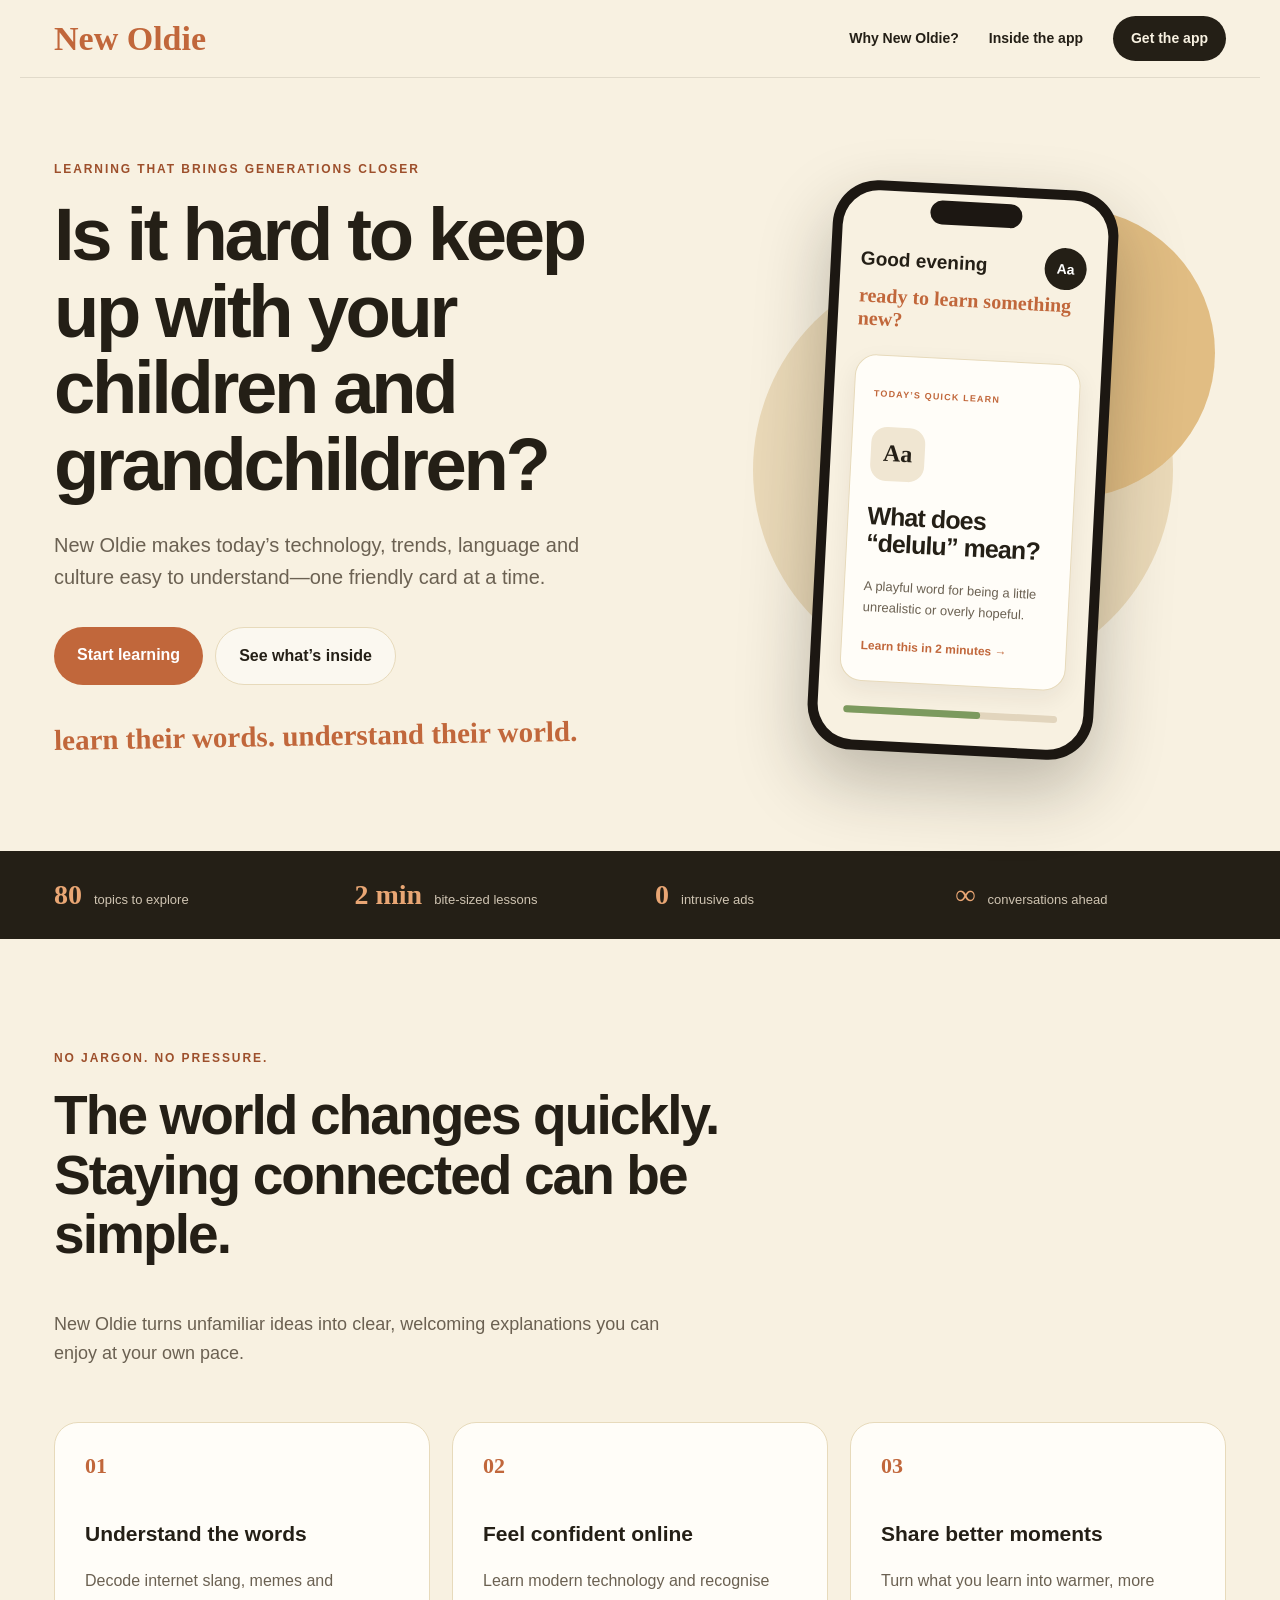
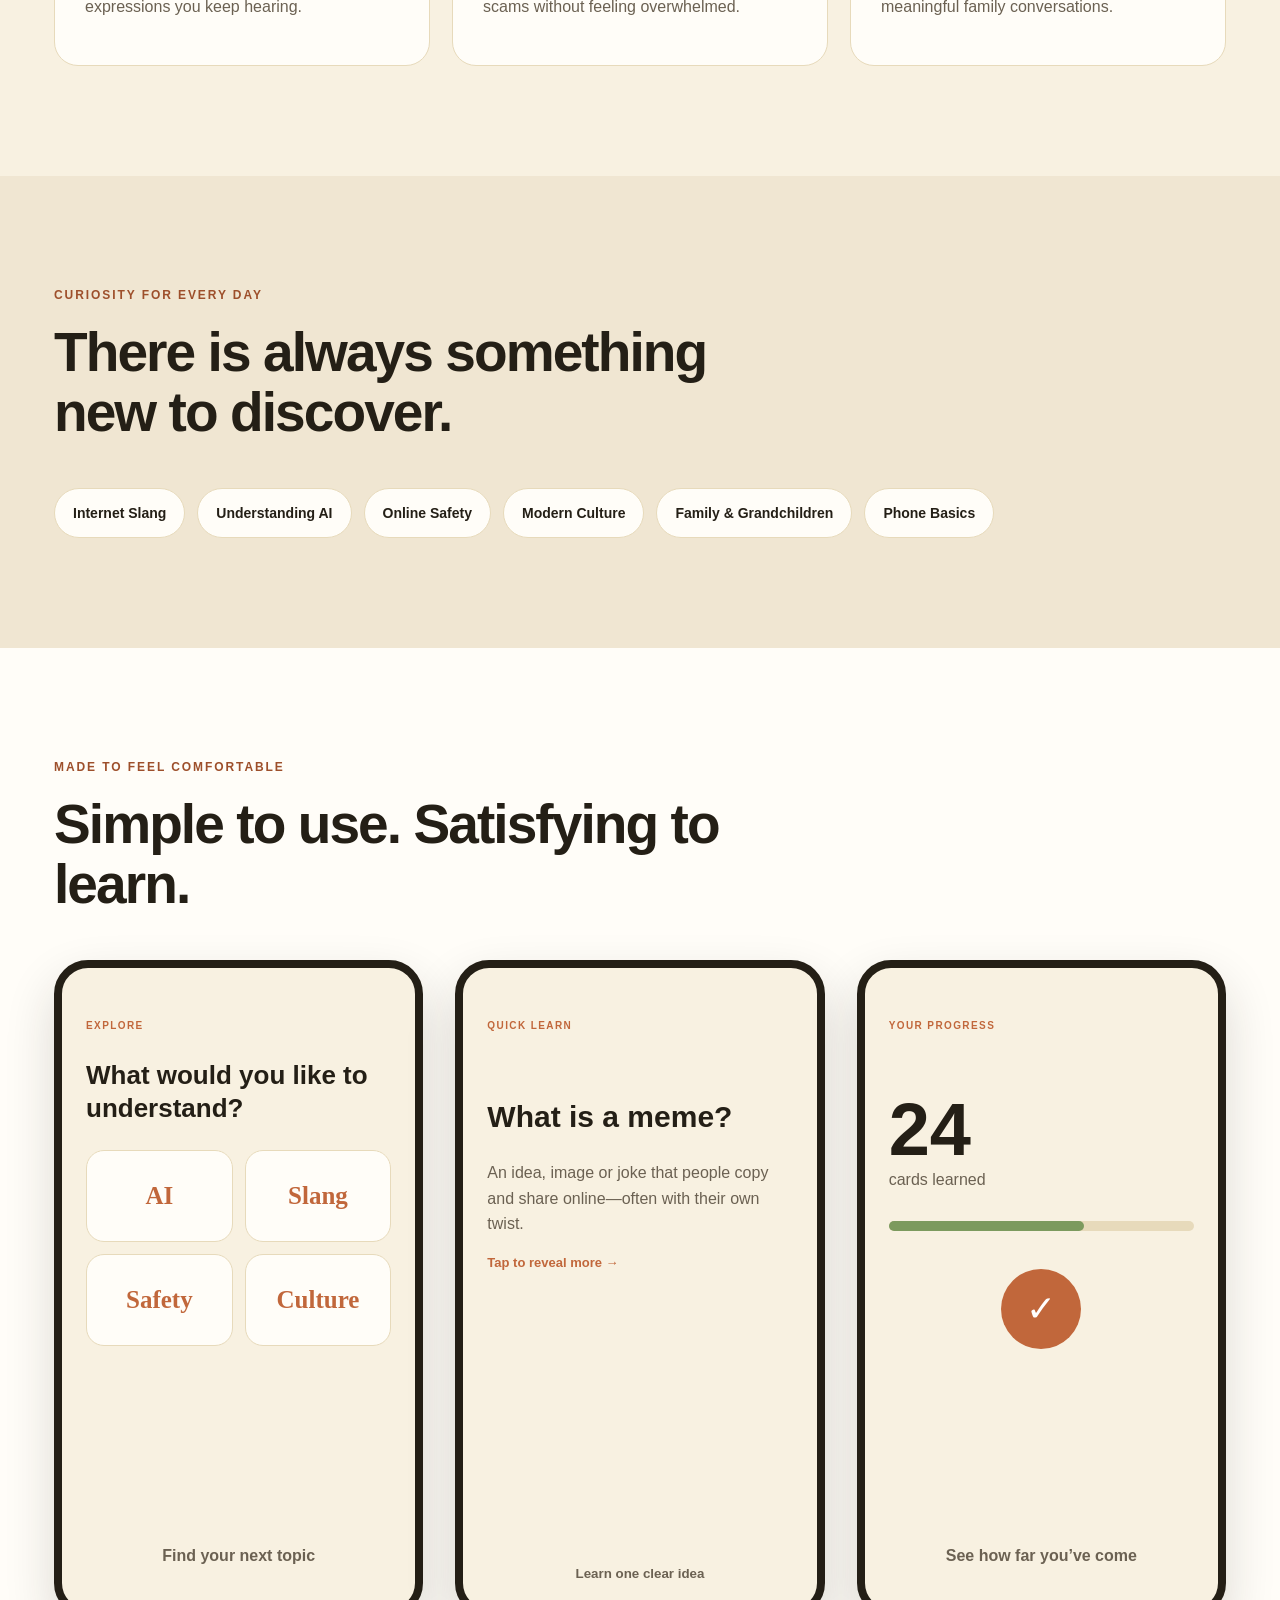
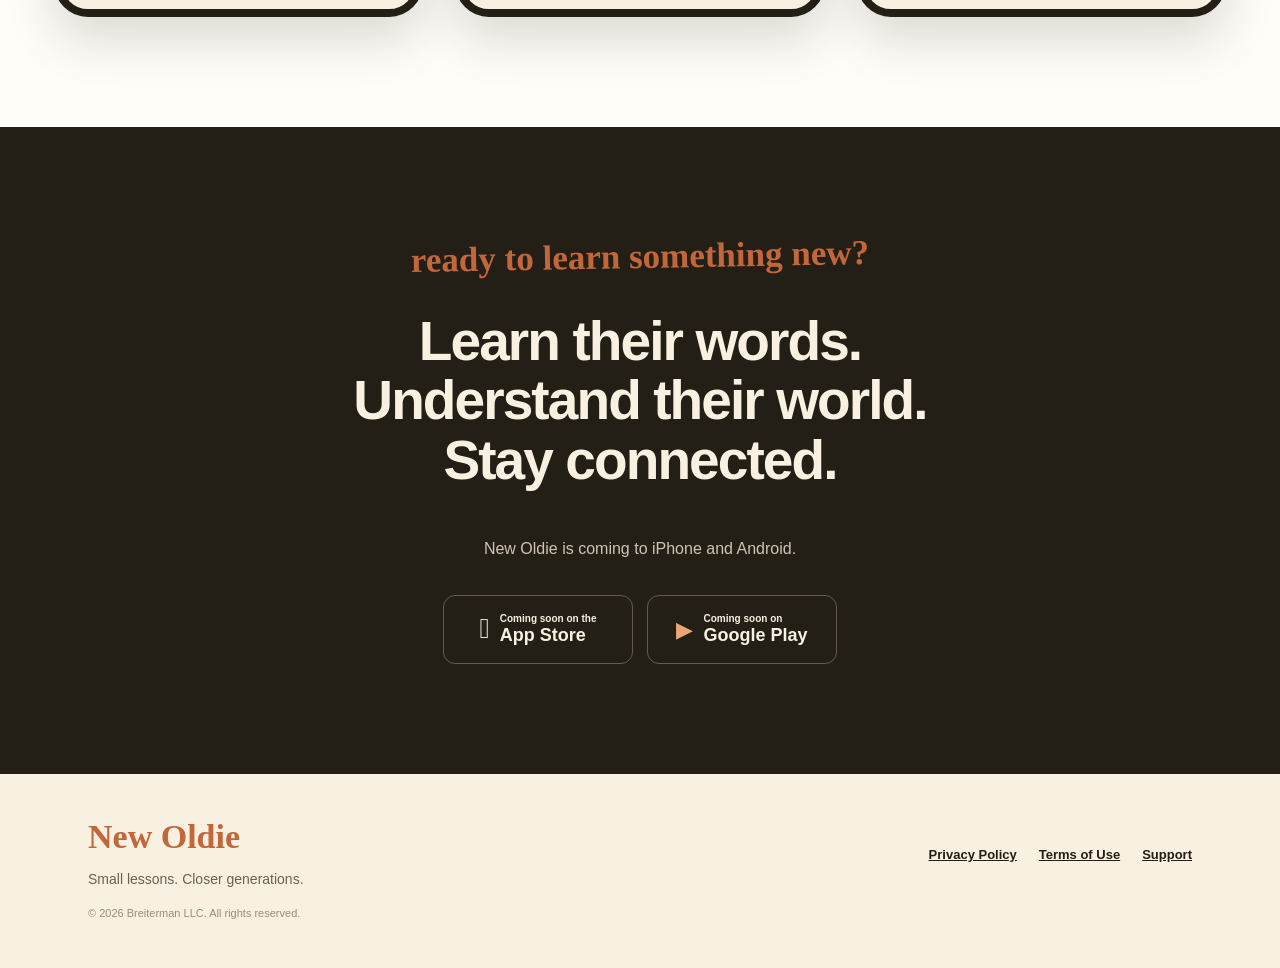
<file: index.html>
<!doctype html>
<html lang="en">
<head>
  <meta charset="utf-8">
  <meta name="viewport" content="width=device-width,initial-scale=1">
  <meta name="theme-color" content="#F8F1E1">
  <meta name="description" content="New Oldie explains today's technology, trends, language and culture in friendly, bite-sized lessons.">
  <title>New Oldie — Understand their world. Stay connected.</title>
  <link rel="stylesheet" href="./styles.css">
</head>
<body>
  <header class="site-header"><a class="brand" href="#top" aria-label="New Oldie home">New Oldie</a><nav aria-label="Main navigation"><a href="#why">Why New Oldie?</a><a href="#inside">Inside the app</a><a class="nav-cta" href="#download">Get the app</a></nav></header>
  <main id="top">
    <section class="hero">
      <div class="hero-copy"><p class="eyebrow">Learning that brings generations closer</p><h1>Is it hard to keep up with your children and grandchildren?</h1><p class="hero-text">New Oldie makes today’s technology, trends, language and culture easy to understand—one friendly card at a time.</p><div class="hero-actions"><a class="button button-primary" href="#download">Start learning</a><a class="button button-secondary" href="#inside">See what’s inside</a></div><p class="handwritten">learn their words. understand their world.</p></div>
      <div class="hero-visual" aria-label="New Oldie app preview"><div class="sun sun-one"></div><div class="sun sun-two"></div><div class="phone"><div class="phone-screen"><div class="mini-header"><span>Good evening</span><b>Aa</b></div><p class="mini-script">ready to learn something new?</p><div class="daily-card"><span class="daily-label">TODAY’S QUICK LEARN</span><div class="daily-icon">Aa</div><h2>What does “delulu” mean?</h2><p>A playful word for being a little unrealistic or overly hopeful.</p><span class="learn-link">Learn this in 2 minutes →</span></div><div class="mini-progress"><span></span></div></div></div></div>
    </section>
    <section class="trust-strip" aria-label="Highlights"><div><strong>80</strong><span>topics to explore</span></div><div><strong>2 min</strong><span>bite-sized lessons</span></div><div><strong>0</strong><span>intrusive ads</span></div><div><strong>∞</strong><span>conversations ahead</span></div></section>
    <section class="why section" id="why"><div class="section-heading"><p class="eyebrow">No jargon. No pressure.</p><h2>The world changes quickly.<br>Staying connected can be simple.</h2><p>New Oldie turns unfamiliar ideas into clear, welcoming explanations you can enjoy at your own pace.</p></div><div class="feature-grid"><article><span class="feature-number">01</span><h3>Understand the words</h3><p>Decode internet slang, memes and expressions you keep hearing.</p></article><article><span class="feature-number">02</span><h3>Feel confident online</h3><p>Learn modern technology and recognise scams without feeling overwhelmed.</p></article><article><span class="feature-number">03</span><h3>Share better moments</h3><p>Turn what you learn into warmer, more meaningful family conversations.</p></article></div></section>
    <section class="topics section"><div class="section-heading compact"><p class="eyebrow">Curiosity for every day</p><h2>There is always something new to discover.</h2></div><div class="topic-row" aria-label="Example topics"><span>Internet Slang</span><span>Understanding AI</span><span>Online Safety</span><span>Modern Culture</span><span>Family &amp; Grandchildren</span><span>Phone Basics</span></div></section>
    <section class="inside section" id="inside"><div class="section-heading compact"><p class="eyebrow">Made to feel comfortable</p><h2>Simple to use. Satisfying to learn.</h2></div><div class="screenshots">
      <article class="app-panel"><span class="panel-kicker">EXPLORE</span><h3>What would you like to understand?</h3><div class="topic-demo"><span>AI</span><span>Slang</span><span>Safety</span><span>Culture</span></div><p>Find your next topic</p></article>
      <article class="app-panel card-demo"><span class="panel-kicker">QUICK LEARN</span><b>What is a meme?</b><p>An idea, image or joke that people copy and share online—often with their own twist.</p><i>Tap to reveal more →</i><small>Learn one clear idea</small></article>
      <article class="app-panel progress-demo"><span class="panel-kicker">YOUR PROGRESS</span><strong>24</strong><em>cards learned</em><div class="progress-line"><span></span></div><div class="badge-demo">✓</div><p>See how far you’ve come</p></article>
    </div></section>
    <section class="download section" id="download"><p class="handwritten">ready to learn something new?</p><h2>Learn their words.<br>Understand their world.<br>Stay connected.</h2><p>New Oldie is coming to iPhone and Android.</p><div class="store-row"><span class="store-badge"> <b>Coming soon on the<br><strong>App Store</strong></b></span><span class="store-badge play"><i>▶</i><b>Coming soon on<br><strong>Google Play</strong></b></span></div></section>
  </main>
  <footer><a class="brand" href="#top">New Oldie</a><p>Small lessons. Closer generations.</p><div><a href="./privacy.html">Privacy Policy</a><a href="./terms.html">Terms of Use</a><a href="./support.html">Support</a></div><small>© 2026 Breiterman LLC. All rights reserved.</small></footer>
</body>
</html>
</file>
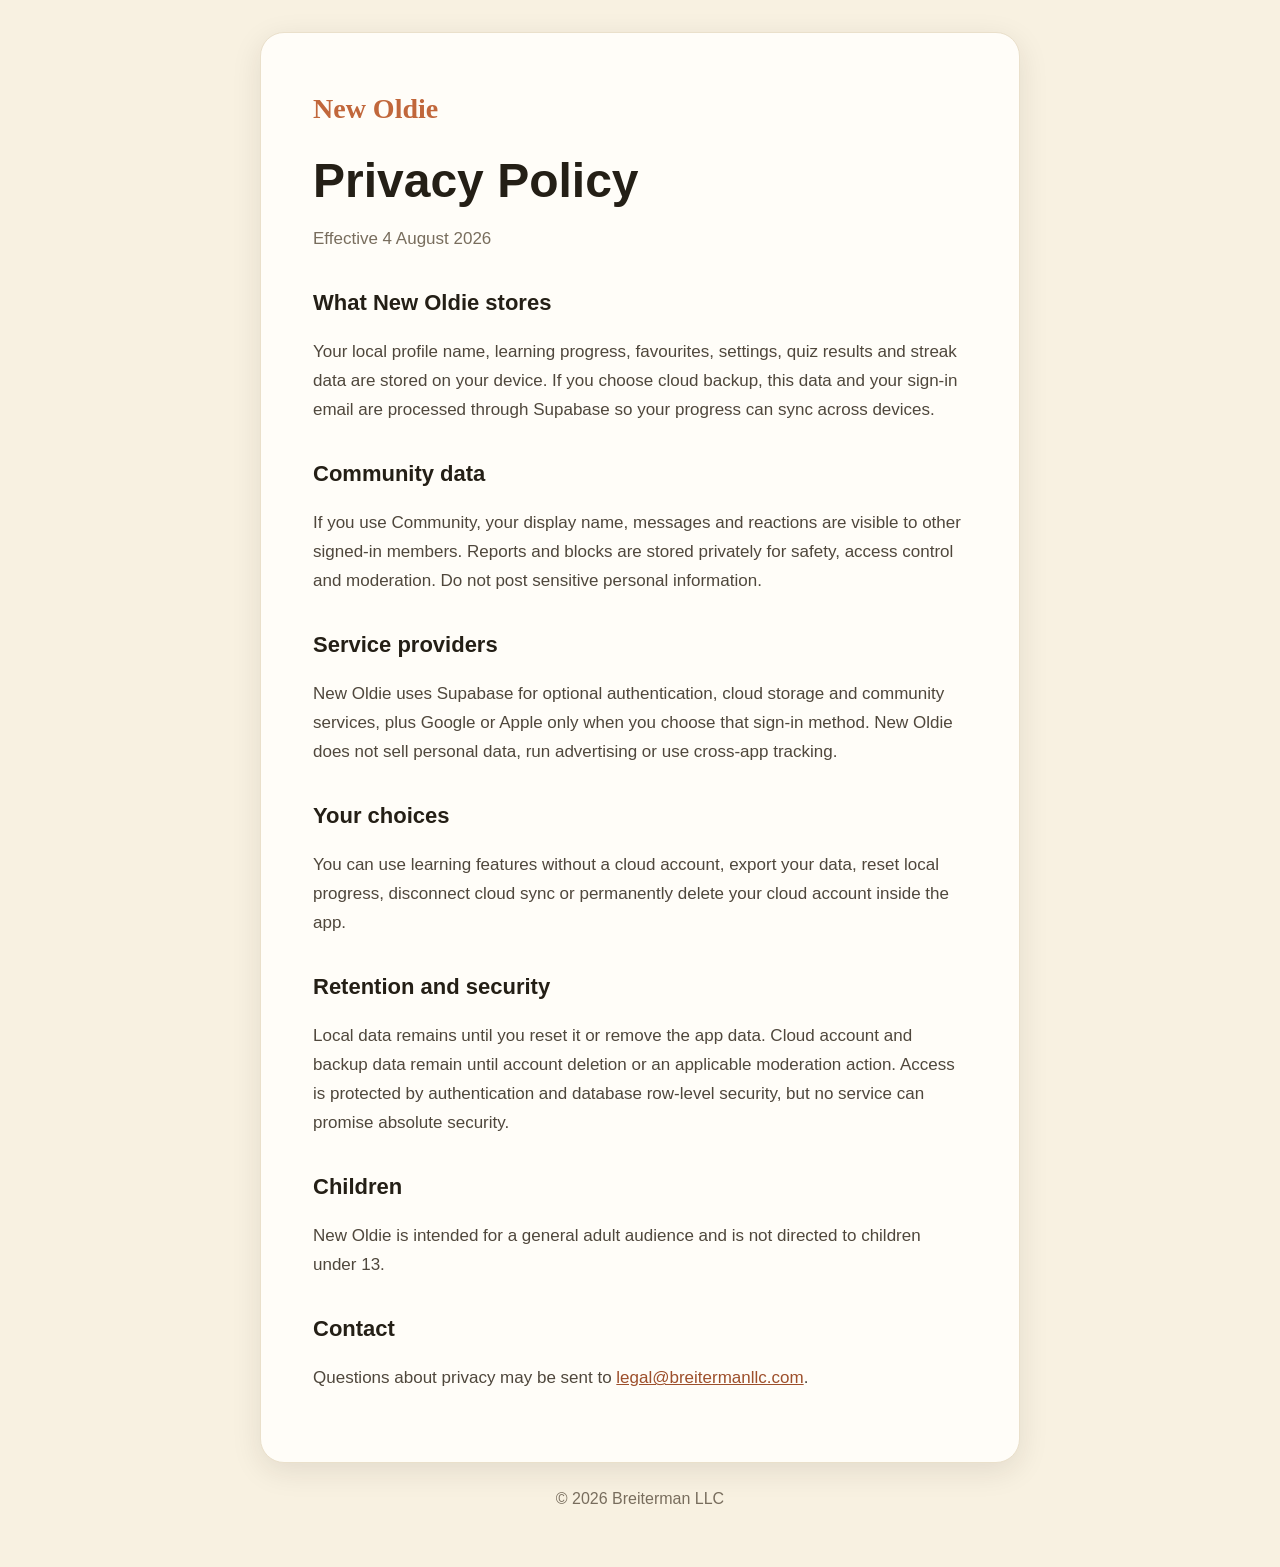
<file: privacy.html>
<!doctype html><html lang="en"><head><meta charset="utf-8"><meta name="viewport" content="width=device-width,initial-scale=1"><title>New Oldie Privacy Policy</title><link rel="stylesheet" href="./legal.css"></head><body><main><a class="brand" href="./">New Oldie</a><h1>Privacy Policy</h1><p class="effective">Effective 4 August 2026</p><h2>What New Oldie stores</h2><p>Your local profile name, learning progress, favourites, settings, quiz results and streak data are stored on your device. If you choose cloud backup, this data and your sign-in email are processed through Supabase so your progress can sync across devices.</p><h2>Community data</h2><p>If you use Community, your display name, messages and reactions are visible to other signed-in members. Reports and blocks are stored privately for safety, access control and moderation. Do not post sensitive personal information.</p><h2>Service providers</h2><p>New Oldie uses Supabase for optional authentication, cloud storage and community services, plus Google or Apple only when you choose that sign-in method. New Oldie does not sell personal data, run advertising or use cross-app tracking.</p><h2>Your choices</h2><p>You can use learning features without a cloud account, export your data, reset local progress, disconnect cloud sync or permanently delete your cloud account inside the app.</p><h2>Retention and security</h2><p>Local data remains until you reset it or remove the app data. Cloud account and backup data remain until account deletion or an applicable moderation action. Access is protected by authentication and database row-level security, but no service can promise absolute security.</p><h2>Children</h2><p>New Oldie is intended for a general adult audience and is not directed to children under 13.</p><h2>Contact</h2><p>Questions about privacy may be sent to <a href="mailto:legal@breitermanllc.com">legal@breitermanllc.com</a>.</p></main><footer>© 2026 Breiterman LLC</footer></body></html>
</file>
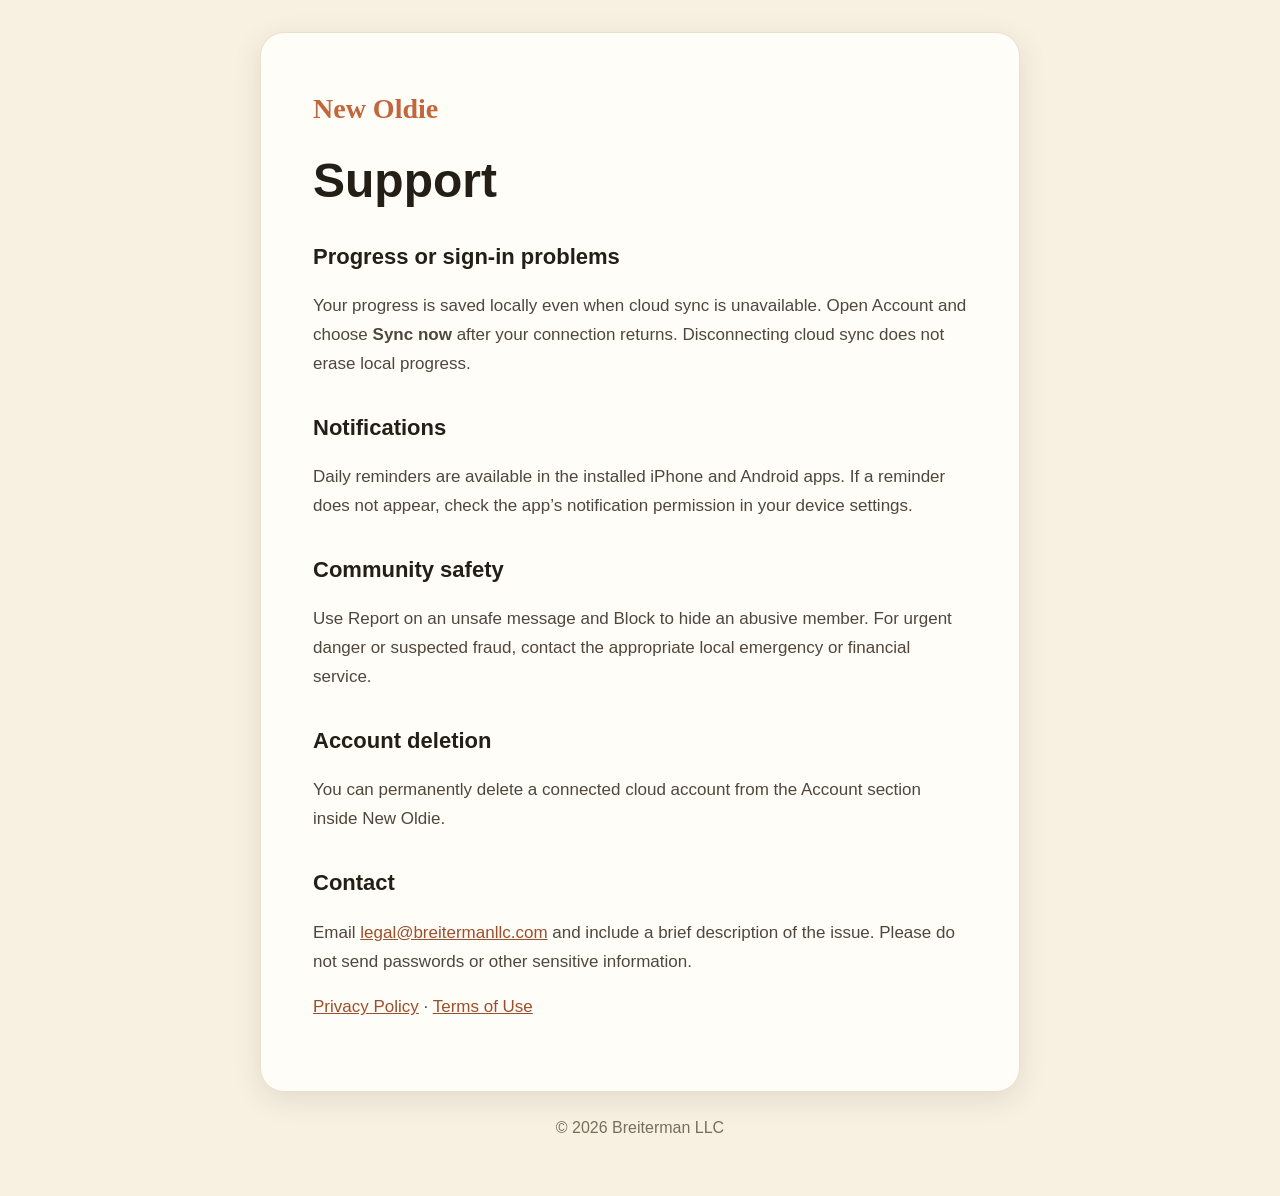
<file: support.html>
<!doctype html><html lang="en"><head><meta charset="utf-8"><meta name="viewport" content="width=device-width,initial-scale=1"><title>New Oldie Support</title><link rel="stylesheet" href="./legal.css"></head><body><main><a class="brand" href="./">New Oldie</a><h1>Support</h1><h2>Progress or sign-in problems</h2><p>Your progress is saved locally even when cloud sync is unavailable. Open Account and choose <strong>Sync now</strong> after your connection returns. Disconnecting cloud sync does not erase local progress.</p><h2>Notifications</h2><p>Daily reminders are available in the installed iPhone and Android apps. If a reminder does not appear, check the app’s notification permission in your device settings.</p><h2>Community safety</h2><p>Use Report on an unsafe message and Block to hide an abusive member. For urgent danger or suspected fraud, contact the appropriate local emergency or financial service.</p><h2>Account deletion</h2><p>You can permanently delete a connected cloud account from the Account section inside New Oldie.</p><h2>Contact</h2><p>Email <a href="mailto:legal@breitermanllc.com">legal@breitermanllc.com</a> and include a brief description of the issue. Please do not send passwords or other sensitive information.</p><p><a href="./privacy.html">Privacy Policy</a> · <a href="./terms.html">Terms of Use</a></p></main><footer>© 2026 Breiterman LLC</footer></body></html>
</file>
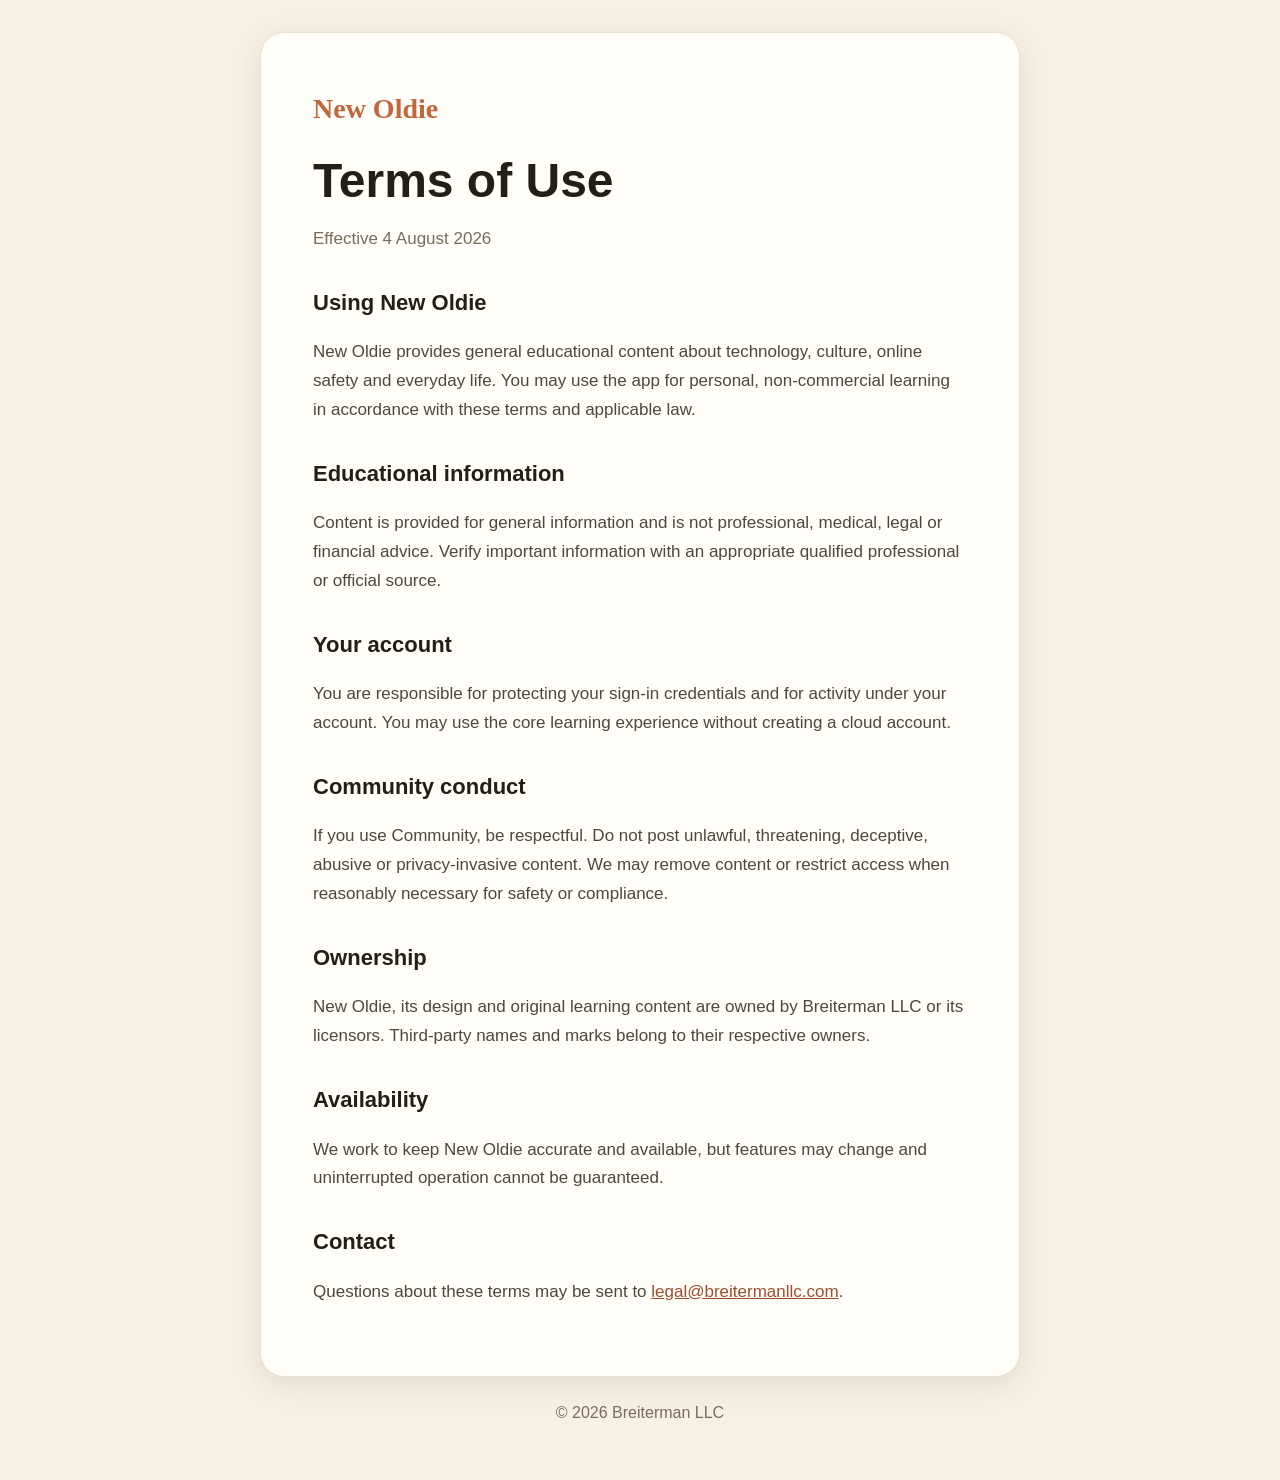
<file: terms.html>
<!doctype html><html lang="en"><head><meta charset="utf-8"><meta name="viewport" content="width=device-width,initial-scale=1"><title>New Oldie Terms of Use</title><link rel="stylesheet" href="./legal.css"></head><body><main><a class="brand" href="./">New Oldie</a><h1>Terms of Use</h1><p class="effective">Effective 4 August 2026</p><h2>Using New Oldie</h2><p>New Oldie provides general educational content about technology, culture, online safety and everyday life. You may use the app for personal, non-commercial learning in accordance with these terms and applicable law.</p><h2>Educational information</h2><p>Content is provided for general information and is not professional, medical, legal or financial advice. Verify important information with an appropriate qualified professional or official source.</p><h2>Your account</h2><p>You are responsible for protecting your sign-in credentials and for activity under your account. You may use the core learning experience without creating a cloud account.</p><h2>Community conduct</h2><p>If you use Community, be respectful. Do not post unlawful, threatening, deceptive, abusive or privacy-invasive content. We may remove content or restrict access when reasonably necessary for safety or compliance.</p><h2>Ownership</h2><p>New Oldie, its design and original learning content are owned by Breiterman LLC or its licensors. Third-party names and marks belong to their respective owners.</p><h2>Availability</h2><p>We work to keep New Oldie accurate and available, but features may change and uninterrupted operation cannot be guaranteed.</p><h2>Contact</h2><p>Questions about these terms may be sent to <a href="mailto:legal@breitermanllc.com">legal@breitermanllc.com</a>.</p></main><footer>© 2026 Breiterman LLC</footer></body></html>
</file>
<file: styles.css>
:root{--cream:#f8f1e1;--cream-2:#f0e6d2;--paper:#fffdf8;--ink:#241f16;--muted:#6b6152;--orange:#c1673b;--orange-dark:#9d4f2b;--line:#e7dabb;--green:#7c9a5e}
*{box-sizing:border-box}html{scroll-behavior:smooth}body{margin:0;background:var(--cream);color:var(--ink);font-family:"Avenir Next",Avenir,-apple-system,BlinkMacSystemFont,"Segoe UI",sans-serif;line-height:1.6}a{color:inherit}
.site-header{height:78px;max-width:1240px;margin:auto;padding:0 34px;display:flex;align-items:center;justify-content:space-between;border-bottom:1px solid rgba(36,31,22,.11)}.brand{font:700 34px/1 "Bradley Hand","Segoe Print",cursive;color:var(--orange);text-decoration:none}nav{display:flex;align-items:center;gap:30px}nav a{text-decoration:none;font-size:14px;font-weight:700}.nav-cta{background:var(--ink);color:var(--cream);padding:11px 18px;border-radius:999px}
main{overflow:hidden}.hero{max-width:1240px;min-height:690px;margin:auto;padding:82px 34px 70px;display:grid;grid-template-columns:1.05fr .95fr;gap:64px;align-items:center}.eyebrow{text-transform:uppercase;letter-spacing:.16em;color:var(--orange-dark);font-size:12px;font-weight:800;margin:0 0 18px}
h1,h2,h3,p{margin-top:0}h1{font-size:clamp(46px,5.8vw,78px);line-height:1.03;letter-spacing:-.045em;margin-bottom:26px}h2{font-size:clamp(36px,4.3vw,58px);line-height:1.08;letter-spacing:-.035em}h3{font-size:21px;line-height:1.25}.hero-text{font-size:20px;color:var(--muted);max-width:630px}.hero-actions{display:flex;gap:12px;margin:34px 0}.button{display:inline-flex;padding:15px 23px;border-radius:999px;text-decoration:none;font-weight:800}.button-primary{background:var(--orange);color:white}.button-secondary{border:1px solid var(--line);background:rgba(255,255,255,.5)}.handwritten{font:600 29px/1.15 "Bradley Hand","Segoe Print",cursive;color:var(--orange);transform:rotate(-1deg)}
.hero-visual{min-height:530px;position:relative;display:grid;place-items:center}.sun{position:absolute;border-radius:50%}.sun-one{width:420px;height:420px;background:#ead9b8}.sun-two{width:290px;height:290px;background:#e1bd83;right:2%;top:4%}.phone{position:relative;width:286px;height:570px;padding:10px;background:#1c1712;border-radius:45px;box-shadow:0 30px 70px rgba(36,31,22,.28);transform:rotate(3deg)}.phone:before{content:"";position:absolute;z-index:2;top:17px;left:50%;transform:translateX(-50%);width:92px;height:24px;border-radius:20px;background:#1c1712}.phone-screen{height:100%;overflow:hidden;background:var(--cream);border-radius:36px;padding:48px 20px 20px}.mini-header{display:flex;justify-content:space-between;align-items:center;font-weight:800;font-size:19px}.mini-header b{display:grid;place-items:center;width:42px;height:42px;background:var(--ink);color:white;border-radius:50%;font-size:14px}.mini-script{font:600 20px "Bradley Hand","Segoe Print",cursive;color:var(--orange);margin:4px 0 24px}.daily-card{background:var(--paper);border:1px solid var(--line);border-radius:22px;padding:23px 19px;box-shadow:0 9px 25px rgba(36,31,22,.07)}.daily-label{font-size:9px;font-weight:800;letter-spacing:.13em;color:var(--orange)}.daily-icon{width:54px;height:54px;margin:22px 0;border-radius:16px;display:grid;place-items:center;background:var(--cream-2);font:700 24px "Bradley Hand","Segoe Print",cursive}.daily-card h2{font-size:25px}.daily-card p{font-size:13px;color:var(--muted)}.learn-link{font-size:12px;font-weight:800;color:var(--orange)}.mini-progress{height:7px;background:#e2d5bd;border-radius:9px;margin:25px 6px}.mini-progress span{display:block;width:64%;height:100%;background:var(--green);border-radius:inherit}
.trust-strip{background:var(--ink);color:var(--cream);padding:28px max(34px,calc((100% - 1172px)/2));display:grid;grid-template-columns:repeat(4,1fr);gap:30px}.trust-strip div{display:flex;gap:12px;align-items:baseline}.trust-strip strong{font:700 28px "Bradley Hand","Segoe Print",cursive;color:#e9a674}.trust-strip span{font-size:13px;color:#cfc4b2}.section{padding:110px max(34px,calc((100% - 1172px)/2))}.section-heading{max-width:760px;margin-bottom:54px}.section-heading>p:last-child{font-size:18px;color:var(--muted);max-width:650px}.section-heading.compact{margin-bottom:44px}.feature-grid{display:grid;grid-template-columns:repeat(3,1fr);gap:22px}.feature-grid article{background:var(--paper);border:1px solid var(--line);border-radius:24px;padding:30px;min-height:240px}.feature-grid p{color:var(--muted)}.feature-number{display:inline-block;font:700 22px "Bradley Hand","Segoe Print",cursive;color:var(--orange);margin-bottom:42px}
.topics{background:var(--cream-2)}.topic-row{display:flex;flex-wrap:wrap;gap:12px}.topic-row span{background:var(--paper);border:1px solid var(--line);border-radius:999px;padding:13px 18px;font-size:14px;font-weight:750}.inside{background:var(--paper)}.screenshots{display:grid;grid-template-columns:repeat(3,1fr);gap:32px}.app-panel{aspect-ratio:9/16;border:8px solid var(--ink);border-radius:34px;padding:50px 24px 24px;background:var(--cream);box-shadow:0 22px 50px rgba(36,31,22,.16);display:flex;flex-direction:column;overflow:hidden}.panel-kicker{font-size:10px;font-weight:800;letter-spacing:.14em;color:var(--orange);margin-bottom:25px}.app-panel h3{font-size:26px}.app-panel>p:last-child,.app-panel>small{margin-top:auto;text-align:center;color:var(--muted);font-weight:750;font-style:normal}.topic-demo{display:grid;grid-template-columns:1fr 1fr;gap:12px}.topic-demo span{min-height:92px;border-radius:18px;background:var(--paper);border:1px solid var(--line);display:grid;place-items:center;font:700 25px "Bradley Hand","Segoe Print",cursive;color:var(--orange)}.card-demo>b{font-size:30px;line-height:1.2;margin:40px 0 25px}.card-demo>p{color:var(--muted);font-size:16px}.card-demo>i{font-style:normal;color:var(--orange);font-weight:800;font-size:13px}.progress-demo>strong{font-size:74px;line-height:1;margin-top:34px}.progress-demo>em{font-style:normal;color:var(--muted)}.progress-line{height:10px;background:var(--line);border-radius:10px;margin:28px 0}.progress-line span{display:block;width:64%;height:100%;border-radius:inherit;background:var(--green)}.badge-demo{width:80px;height:80px;border-radius:50%;display:grid;place-items:center;background:var(--orange);color:white;font-size:36px;margin:10px auto}
.download{text-align:center;background:var(--ink);color:var(--cream)}.download .handwritten{font-size:35px}.download h2{color:var(--cream)}.download>p:not(.handwritten){color:#cfc4b2}.store-row{display:flex;justify-content:center;gap:14px;margin-top:34px}.store-badge{min-width:190px;padding:11px 18px;border:1px solid #665b4d;border-radius:12px;display:flex;align-items:center;justify-content:center;gap:10px;font-size:28px;text-align:left}.store-badge b{font-size:10px;line-height:1.2}.store-badge strong{font-size:18px}.store-badge.play i{font-size:22px;font-style:normal;color:#e9a674}
footer{max-width:1172px;margin:auto;padding:46px 34px;display:grid;grid-template-columns:1fr auto;gap:14px;align-items:center}footer p{color:var(--muted);font-size:14px;margin:0}footer div{grid-column:2;grid-row:1/3;display:flex;gap:22px;font-size:13px;font-weight:700}footer small{color:#998c78;font-size:11px}
@media(max-width:820px){.site-header{height:68px;padding:0 20px}.site-header nav a:not(.nav-cta){display:none}.hero{grid-template-columns:1fr;padding:60px 22px 50px;gap:20px}.hero-visual{min-height:610px}.trust-strip{grid-template-columns:1fr 1fr;padding:26px 22px}.section{padding:82px 22px}.feature-grid{grid-template-columns:1fr}.feature-grid article{min-height:0}.feature-number{margin-bottom:20px}.screenshots{grid-template-columns:repeat(3,75%);overflow-x:auto;scroll-snap-type:x mandatory;padding:4px 10% 35px}.app-panel{scroll-snap-align:center}.store-row{flex-direction:column;align-items:center}footer{grid-template-columns:1fr;text-align:center}footer div{grid-column:1;grid-row:auto;justify-content:center;flex-wrap:wrap}}
@media(prefers-reduced-motion:no-preference){.button,.nav-cta{transition:transform .2s,background .2s}.button:hover,.nav-cta:hover{transform:translateY(-2px)}}
</file>
<file: legal.css>
:root{font-family:"Avenir Next",Avenir,-apple-system,BlinkMacSystemFont,"Segoe UI",sans-serif;color:#241f16;background:#f8f1e1;line-height:1.7}*{box-sizing:border-box}body{margin:0;padding:32px 20px}main{max-width:760px;margin:0 auto;background:#fffdf8;border:1px solid #eae0cb;border-radius:24px;padding:clamp(24px,5vw,52px);box-shadow:0 8px 30px rgba(36,31,22,.1)}.brand{font-family:"Bradley Hand","Segoe Print",cursive;color:#c1673b;font-size:28px;font-weight:800;text-decoration:none}h1{font-size:clamp(32px,6vw,48px);line-height:1.15;margin:20px 0 10px}h2{font-size:22px;margin:30px 0 6px}p,li{font-size:17px;color:#4f473c}.effective{color:#786d5d}a{color:#9d4f2b}footer{max-width:760px;margin:22px auto;text-align:center;color:#786d5d}
</file>
